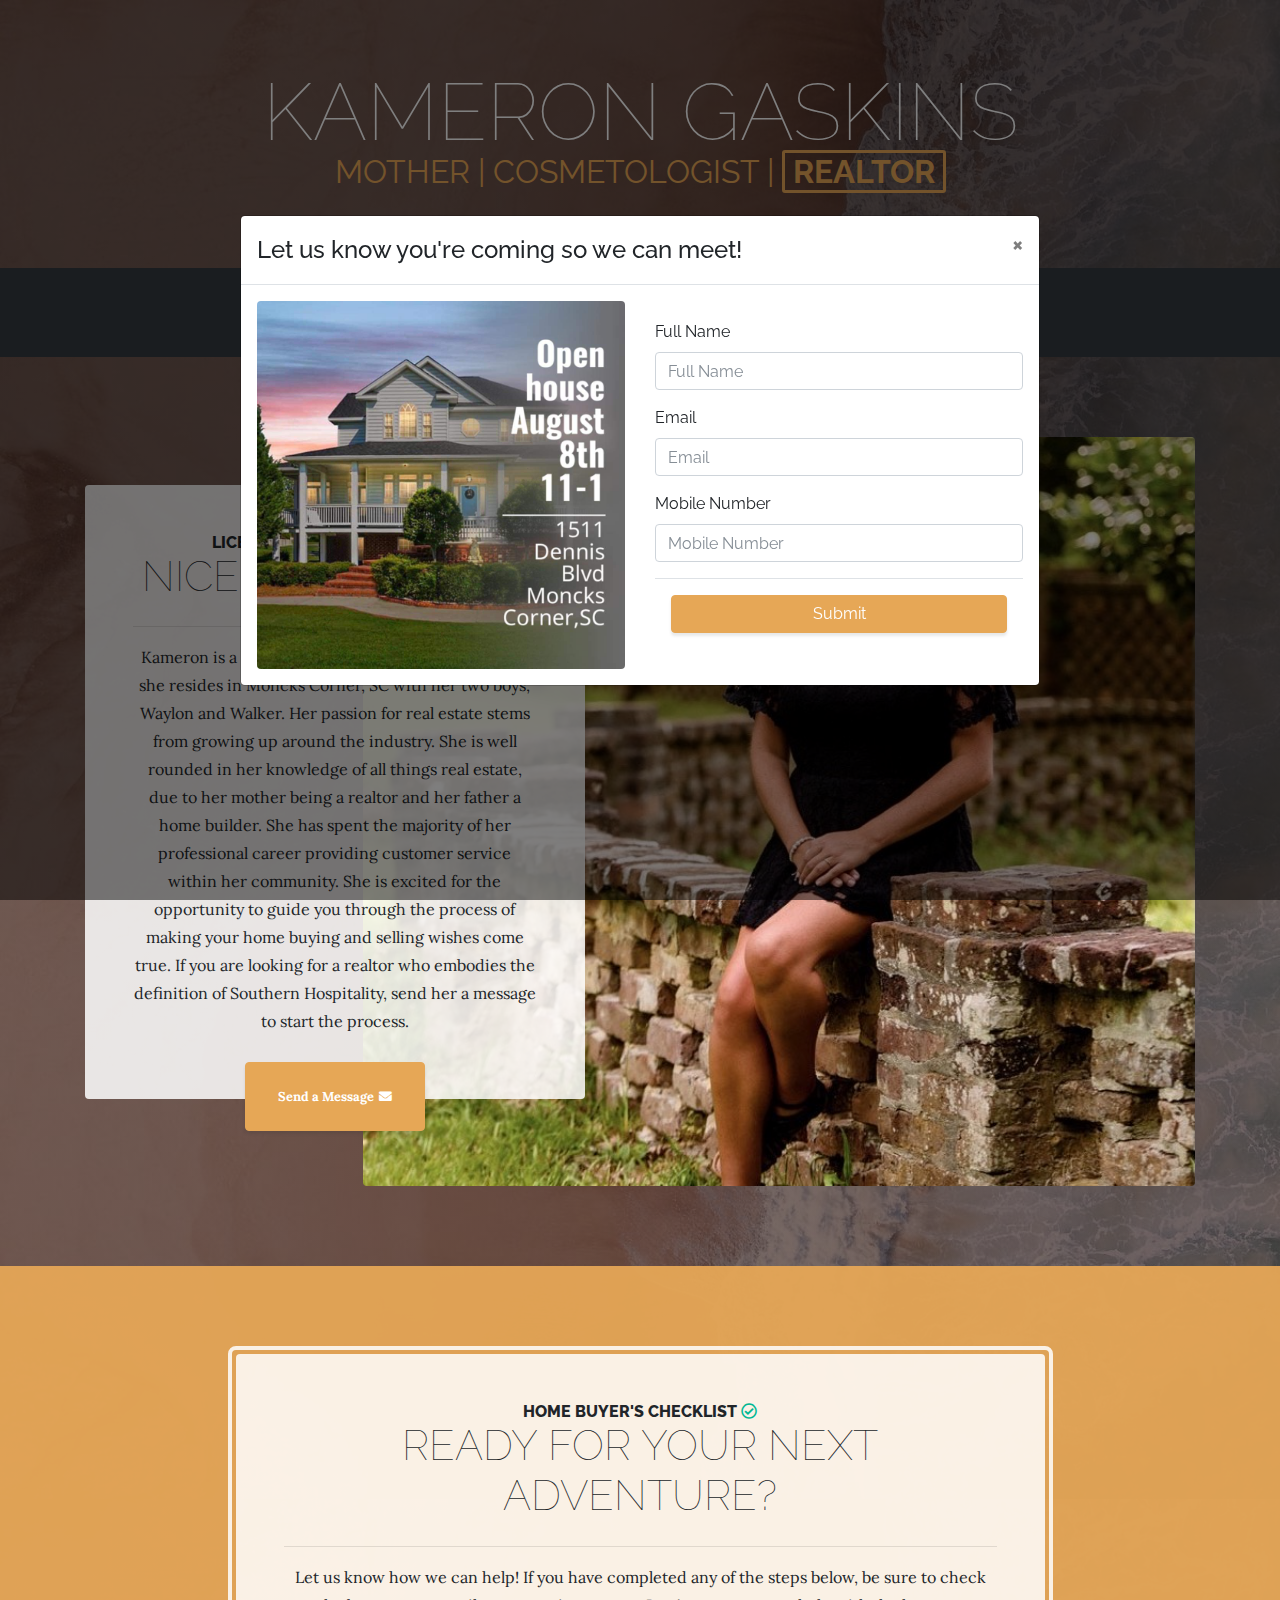
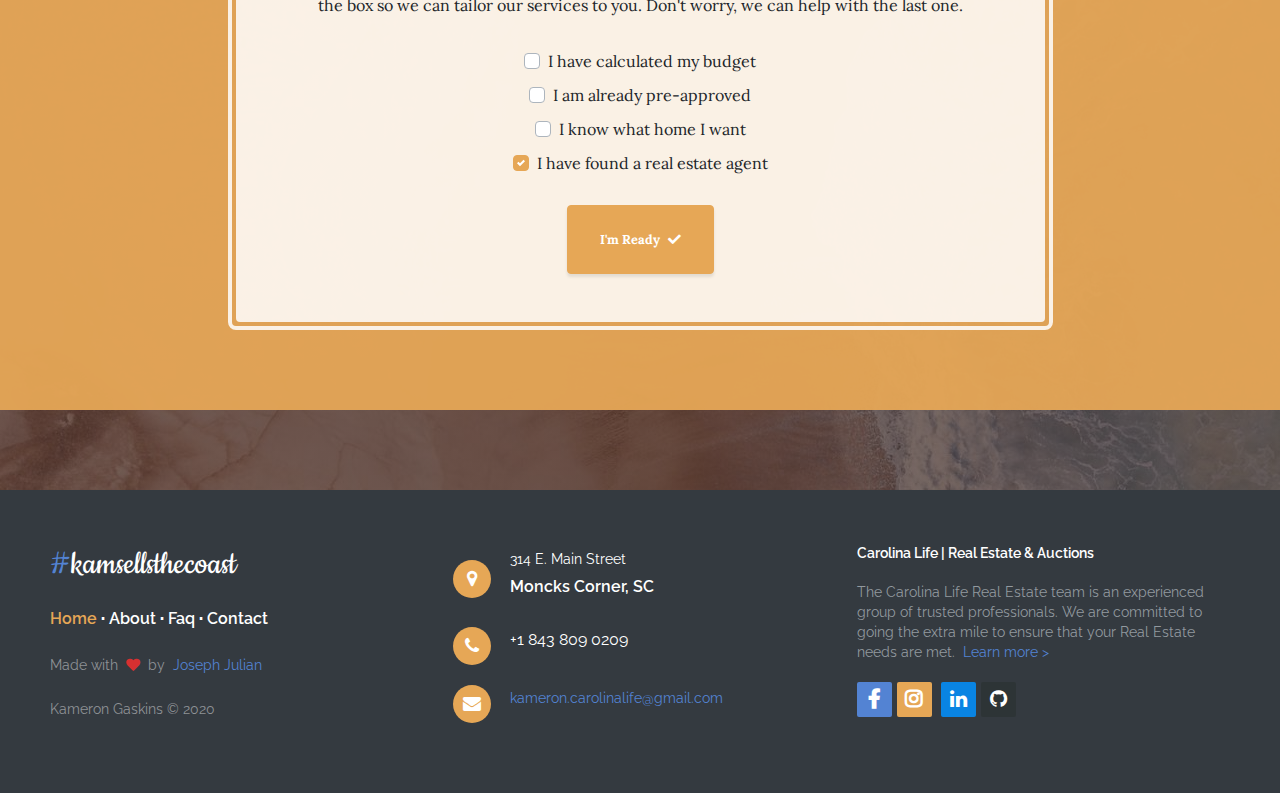
<file: index.html>
<!DOCTYPE html>
<html>

<head>
    <meta charset="utf-8">
    <meta content="width=device-width, initial-scale=1.0, shrink-to-fit=no" name="viewport">
    <title>Kameron Gaskins</title>
    <meta content="Kameron Gaskins" name="twitter:title">
    <meta content="summary_large_image" name="twitter:card">
    <meta content="assets/img/IMG_9324.jpeg" property="og:image">
    <meta content="South Carolina Realtor | Carolina Life Real Estate &amp; Auctions" name="description">
    <meta content="assets/img/IMG_9324.jpeg" name="twitter:image">
    <meta content="South Carolina Realtor | Carolina Life Real Estate &amp; Auctions" name="twitter:description">
    <link href="assets/img/for-sale.png" rel="icon" sizes="512x512" type="image/png">
    <link href="assets/img/for-sale.png" rel="icon" sizes="512x512" type="image/png">
    <link href="assets/img/for-sale.png" rel="icon" sizes="512x512" type="image/png">
    <link href="assets/img/for-sale.png" rel="icon" sizes="512x512" type="image/png">
    <link href="assets/img/for-sale.png" rel="icon" sizes="512x512" type="image/png">
    <link href="assets/bootstrap/css/bootstrap.min.css" rel="stylesheet">
    <link href="https://fonts.googleapis.com/css?family=Raleway:100,100i,200,200i,300,300i,400,400i,500,500i,600,600i,700,700i,800,800i,900,900i"
          rel="stylesheet">
    <link href="https://fonts.googleapis.com/css?family=Lora:400,400i,700,700i" rel="stylesheet">
    <link href="https://fonts.googleapis.com/css?family=Asul" rel="stylesheet">
    <link href="https://fonts.googleapis.com/css?family=Cookie" rel="stylesheet">
    <link href="https://fonts.googleapis.com/css?family=Open+Sans+Condensed:300" rel="stylesheet">
    <link href="assets/fonts/fontawesome-all.min.css" rel="stylesheet">
    <link href="assets/fonts/font-awesome.min.css" rel="stylesheet">
    <link href="assets/fonts/fontawesome5-overrides.min.css" rel="stylesheet">
    <link href="https://cdnjs.cloudflare.com/ajax/libs/animate.css/3.5.2/animate.min.css" rel="stylesheet">
    <link href="assets/css/Pretty-Footer.css" rel="stylesheet">
</head>

<body class="index"
      style="background: linear-gradient(rgba(47, 23, 15, 0.65), rgba(47, 23, 15, 0.65)), url(assets/img/beach.jpg) repeat;background-size: auto, auto;">
<h1 class="text-center text-white d-none d-lg-block site-heading"><span
        class="site-heading-lower">Kameron Gaskins</span><span class="text-primary site-heading-upper mb-3"
                                                               style="font-weight: 400;margin-top: 10px;">MOTHER | COSMETOLOGIST |&nbsp;<span
        style="font-weight: 700;border-style: solid;border-radius: 3px;">&nbsp;REALTOR&nbsp;</span></span>
</h1>
<nav class="navbar navbar-light navbar-expand-lg bg-dark py-lg-4" id="mainNav">
    <div class="container"><a class="navbar-brand text-uppercase d-lg-none text-expanded" href="#">Kameron Gaskins</a>
        <button aria-controls="navbarResponsive" aria-expanded="false" aria-label="Toggle navigation"
                class="navbar-toggler" data-target="#navbarResponsive" data-toggle="collapse"><span
                class="navbar-toggler-icon"></span></button>
        <div
                class="collapse navbar-collapse" id="navbarResponsive">
            <ul class="nav navbar-nav mx-auto">
                <li class="nav-item" role="presentation"><a class="nav-link" href="index.html" id="home"
                                                            style="font-weight: 700;color: rgb(230,167,86);border-bottom-style: solid;">Home</a>
                </li>
                <li class="nav-item" role="presentation"><a class="nav-link" data-bs-tooltip="" data-toggle="tooltip"
                                                            href="#" id="about" style="font-weight: 700;"
                                                            title="Coming soon!">About</a></li>
                <li class="nav-item" role="presentation"><a class="nav-link" href="faq.html" id="faq"
                                                            style="font-weight: 700;">FAQ</a></li>
                <li class="nav-item" role="presentation"><a class="nav-link" data-target="#modalContact" data-toggle="modal"
                                                            href="#" id="contact"
                                                            style="font-weight: 700;">CONTACT</a></li>
            </ul>
        </div>
    </div>
</nav>
<section class="page-section clearfix">
    <div class="container">
        <div class="intro"><img class="img-fluid intro-img mb-3 mb-lg-0 rounded" src="assets/img/IMG_9328_resized.jpg">
            <div class="intro-text left-0 text-centerfaded p-5 rounded bg-faded text-center">
                <h2 class="section-heading mb-4"><span class="section-heading-upper">LICENSED&nbsp;<i
                        class="far fa-star" style="color: rgb(230,167,86);"></i>&nbsp;South Carolina</span><span
                        class="section-heading-lower" style="font-size: 42px;">Nice to Meet You</span></h2>
                <!-- Start: Horizontal Line -->
                <div>
                    <hr>
                </div>
                <!-- End: Horizontal Line -->
                <p class="mb-3">Kameron is a low country native of twenty-six years, she resides in Moncks Corner, SC
                    with her two boys, Waylon and Walker. Her passion for real estate stems from growing up around the
                    industry. She is well rounded in her knowledge
                    of all things real estate, due to her mother being a realtor and her father a home builder. She has
                    spent the majority of her professional career providing customer service within her community. She
                    is excited for the opportunity
                    to guide you through the process of making your home buying and selling wishes come true. If you are
                    looking for a realtor who embodies the definition of Southern Hospitality, send her a message to
                    start the process.</p>
                <div class="mx-auto intro-button"><a class="btn btn-primary d-inline-block mx-auto btn-xl" data-target="#modalContact"
                                                     data-toggle="modal" href="#" role="button">Send a
                    Message<i class="fas fa-envelope" style="margin-left: 5px;"></i></a></div>
            </div>
        </div>
    </div>
</section>
<section class="page-section cta" id="checklist" style="background-color: rgba(230,167,86,0.95);">
    <div class="container">
        <div class="row">
            <div class="col-xl-9 mx-auto">
                <div class="cta-inner text-center rounded">
                    <h2 class="section-heading mb-4"><span class="section-heading-upper">HOME BUYER'S checklist&nbsp;<i
                            class="far fa-check-circle" style="color: #00b894;"></i></span><span
                            class="section-heading-lower" style="font-size: 42px;">Ready For Your Next Adventure?</span>
                    </h2>
                    <!-- Start: Horizontal Line -->
                    <div>
                        <hr>
                    </div>
                    <!-- End: Horizontal Line -->
                    <p class="mb-0" style="padding-bottom: 25px;">Let us know how we can help! If you have completed any
                        of the steps below, be sure to check the box so we can tailor our services to you. Don't worry,
                        we can help with the last one.</p>
                    <div class="row">
                        <div class="col">
                            <div class="custom-control custom-checkbox" data-bs-hover-animate="pulse"><input
                                    class="custom-control-input" id="formCheck-1" type="checkbox"><label
                                    class="custom-control-label" for="formCheck-1" id="formCheck-1"
                                    style="margin: 5px;">I have calculated my budget</label></div>
                            <div class="custom-control custom-checkbox"><input class="custom-control-input"
                                                                               id="formCheck-2" type="checkbox"><label
                                    class="custom-control-label" data-bs-hover-animate="pulse" for="formCheck-2"
                                    id="formCheck-2" style="margin: 5px;">I am already pre-approved</label></div>
                            <div
                                    class="custom-control custom-checkbox" data-bs-hover-animate="pulse"><input
                                    class="custom-control-input" id="formCheck-3" type="checkbox"><label
                                    class="custom-control-label" for="formCheck-3" id="formCheck-3"
                                    style="margin: 5px;">I know what home I want</label></div>
                            <div class="custom-control custom-checkbox"
                                 data-bs-hover-animate="pulse" style="color: #00b894;"><input
                                    checked="" class="custom-control-input" id="formCheck-4" type="checkbox"><label
                                    class="custom-control-label" for="formCheck-4"
                                    style="margin: 5px;color: rgb(33,37,41);">I have found a real estate agent</label>
                            </div>
                        </div>
                    </div>
                    <a class="btn btn-primary d-inline-block mx-auto btn-xl" href="#checklist" id="ready"
                       role="button" style="margin-top: 25px;">I'm Ready&nbsp;<i class="fas fa-check"
                                                                                     style="margin-left: 5px;"></i></a>
                </div>
            </div>
        </div>
    </div>
</section>
<!-- Start: Pretty Footer -->
<footer style="font-family: Raleway, sans-serif;background-color: rgb(52,58,64);">
    <div class="row">
        <div class="col-sm-6 col-md-4 footer-navigation">
            <h3><a href="https://www.instagram.com/explore/tags/kamsellsthecoast/?hl=en"><span>#</span>kamsellsthecoast</a>
            </h3>
            <p class="links" style="font-weight: 600;"><a href="index.html"
                                                          style="color: rgb(230,167,86);">Home</a><strong> · </strong><a
                    data-bs-tooltip="" data-toggle="tooltip" href="#" title="Coming soon!">About</a><strong> · </strong><a
                    href="faq.html">Faq</a><strong> · </strong><a data-target="#modalContact"
                                                                  data-toggle="modal" href="#">Contact</a>
            </p>
            <p class="company-name">Made with&nbsp;&nbsp;<i class="fas fa-heart" style="color: rgb(214,48,49);"></i>&nbsp;
                by&nbsp;&nbsp;<a href="https://josephjulian.com/" style="color: rgb(83,131,211);">Joseph Julian</a></p>
            <p class="company-name">Kameron Gaskins © 2020</p>
        </div>
        <div class="col-sm-6 col-md-4 footer-contacts">
            <div><span class="fa fa-map-marker footer-contacts-icon" style="background-color: rgb(230,167,86);"> </span>
                <p style="font-weight: 600;"><span class="new-line-span">314 E. Main Street</span> Moncks Corner, SC</p>
            </div>
            <div><i class="fa fa-phone footer-contacts-icon" style="background-color: rgb(230,167,86);"></i>
                <p class="footer-center-info email text-left" style="font-weight: 400;"> +1 843 809 0209</p>
            </div>
            <div><i class="fa fa-envelope footer-contacts-icon" style="background-color: rgb(230,167,86);"></i>
                <p><a href="mailto:kameron.carolinalife@gmail.com" style="font-size: 14px;font-weight: 400;">kameron.carolinalife@gmail.com</a>
                </p>
            </div>
        </div>
        <div class="clearfix"></div>
        <div class="col-md-4 footer-about">
            <h4 style="font-weight: 600;">Carolina Life | Real Estate &amp; Auctions</h4>
            <p style="font-size: 14px;">The Carolina Life Real Estate team is an experienced group of trusted
                professionals. We are committed to going the extra mile to ensure that your Real Estate needs are met.&nbsp;&nbsp;<a
                        href="https://www.carolinaliferealestate.com/" style="color: rgb(83,131,211);">Learn more
                    &gt;</a><br></p>
            <div
                    class="social-links social-icons"><a href="https://www.facebook.com/kameron.gaskins"
                                                         style="background-color: rgb(83,131,211);"><i
                    class="fab fa-facebook-f"></i></a><a href="https://instagram.com/kamsellsthecoast/"
                                                         style="background-color: rgb(230,167,86);"><i
                    class="fab fa-instagram"></i></a>
                <a
                        href="#" style="background-color: #0984e3;"><i class="fa fa-linkedin"></i></a><a
                        href="https://github.com/jbjulia/" style="background-color: #2d3436;"><i
                        class="fa fa-github"></i></a></div>
        </div>
    </div>
</footer>
<!-- End: Pretty Footer -->
<!-- Start: Modal Notification -->
<div class="modal fade" id="modalNotification" role="dialog" style="font-family: Raleway, sans-serif;" tabindex="-1">
    <div class="modal-dialog modal-lg modal-dialog-centered" role="document">
        <div class="modal-content">
            <div class="modal-header">
                <h4 class="modal-title">Let us know you're coming so we can meet!</h4>
                <button aria-label="Close" class="close" data-dismiss="modal" type="button"><span
                        aria-hidden="true">×</span></button>
            </div>
            <div class="modal-body">
                <div class="row justify-content-center align-items-center">
                    <div class="col"><img class="rounded" src="assets/img/open-house.jpg" style="width: 100%;"></div>
                    <div class="col-lg-6">
                        <form data-bss-recipient="196319741fd0d545a26a4fe07e5d4b04"
                              data-bss-subject="Guest Registration">
                            <div class="form-group"><label>Full Name</label><input class="form-control" placeholder="Full Name"
                                                                                   required="" type="text">
                            </div>
                            <div class="form-group"><label>Email</label><input class="form-control" placeholder="Email"
                                                                               required="" type="email"></div>
                            <div class="form-group"><label>Mobile Number</label><input class="form-control" placeholder="Mobile Number"
                                                                                       required=""
                                                                                       type="text">
                            </div>
                            <div class="modal-footer">
                                <button class="btn btn-primary" style="width: 100%;" type="submit">Submit</button>
                            </div>
                        </form>
                    </div>
                </div>
            </div>
        </div>
    </div>
</div>
<!-- End: Modal Notification -->
<!-- Start: Modal Contact -->
<div class="modal fade" id="modalContact" method="post" role="dialog" style="font-family: Raleway, sans-serif;"
     tabindex="-1">
    <div class="modal-dialog modal-lg modal-dialog-centered" role="document">
        <div class="modal-content">
            <div class="modal-header">
                <h4 class="modal-title">We're looking forward to hearing from you!</h4>
                <button aria-label="Close" class="close" data-dismiss="modal" type="button"><span
                        aria-hidden="true">×</span></button>
            </div>
            <div class="modal-body">
                <div class="row justify-content-center align-items-center">
                    <div class="col-lg-6">
                        <form data-bss-recipient="196319741fd0d545a26a4fe07e5d4b04" data-bss-subject="New Request">
                            <div class="form-group"><label>Full Name</label><input class="form-control" placeholder="Full Name"
                                                                                   required="" type="text">
                            </div>
                            <div class="form-group"><label>Email</label><input class="form-control" placeholder="Email"
                                                                               required="" type="email"></div>
                            <div class="form-group"><label>Mobile Number</label><input class="form-control" placeholder="Mobile Number"
                                                                                       required=""
                                                                                       type="text">
                            </div>
                            <div class="form-group"><label>Message</label><textarea class="form-control"
                                                                                    placeholder="Message"
                                                                                    spellcheck="true"
                                                                                    style="height: 124px;"></textarea></div>
                            <p class="text-center" style="font-size: 14px;">Please give us 2 -3 business days to
                                respond.</p>
                            <div class="modal-footer">
                                <button class="btn btn-primary" style="width: 100%;" type="submit">Submit</button>
                            </div>
                        </form>
                    </div>
                </div>
            </div>
        </div>
    </div>
</div>
<!-- End: Modal Contact -->
<script src="assets/js/jquery.min.js"></script>
<script src="assets/bootstrap/js/bootstrap.min.js"></script>
<script src="assets/js/smart-forms.min.js"></script>
<script src="assets/js/bs-init.js"></script>
<script src="assets/js/confetti.js"></script>
<script src="assets/js/current-day.js"></script>
<script src="assets/js/modal-form.js"></script>
<script src="assets/js/navbar.js"></script>
</body>

</html>
</file>
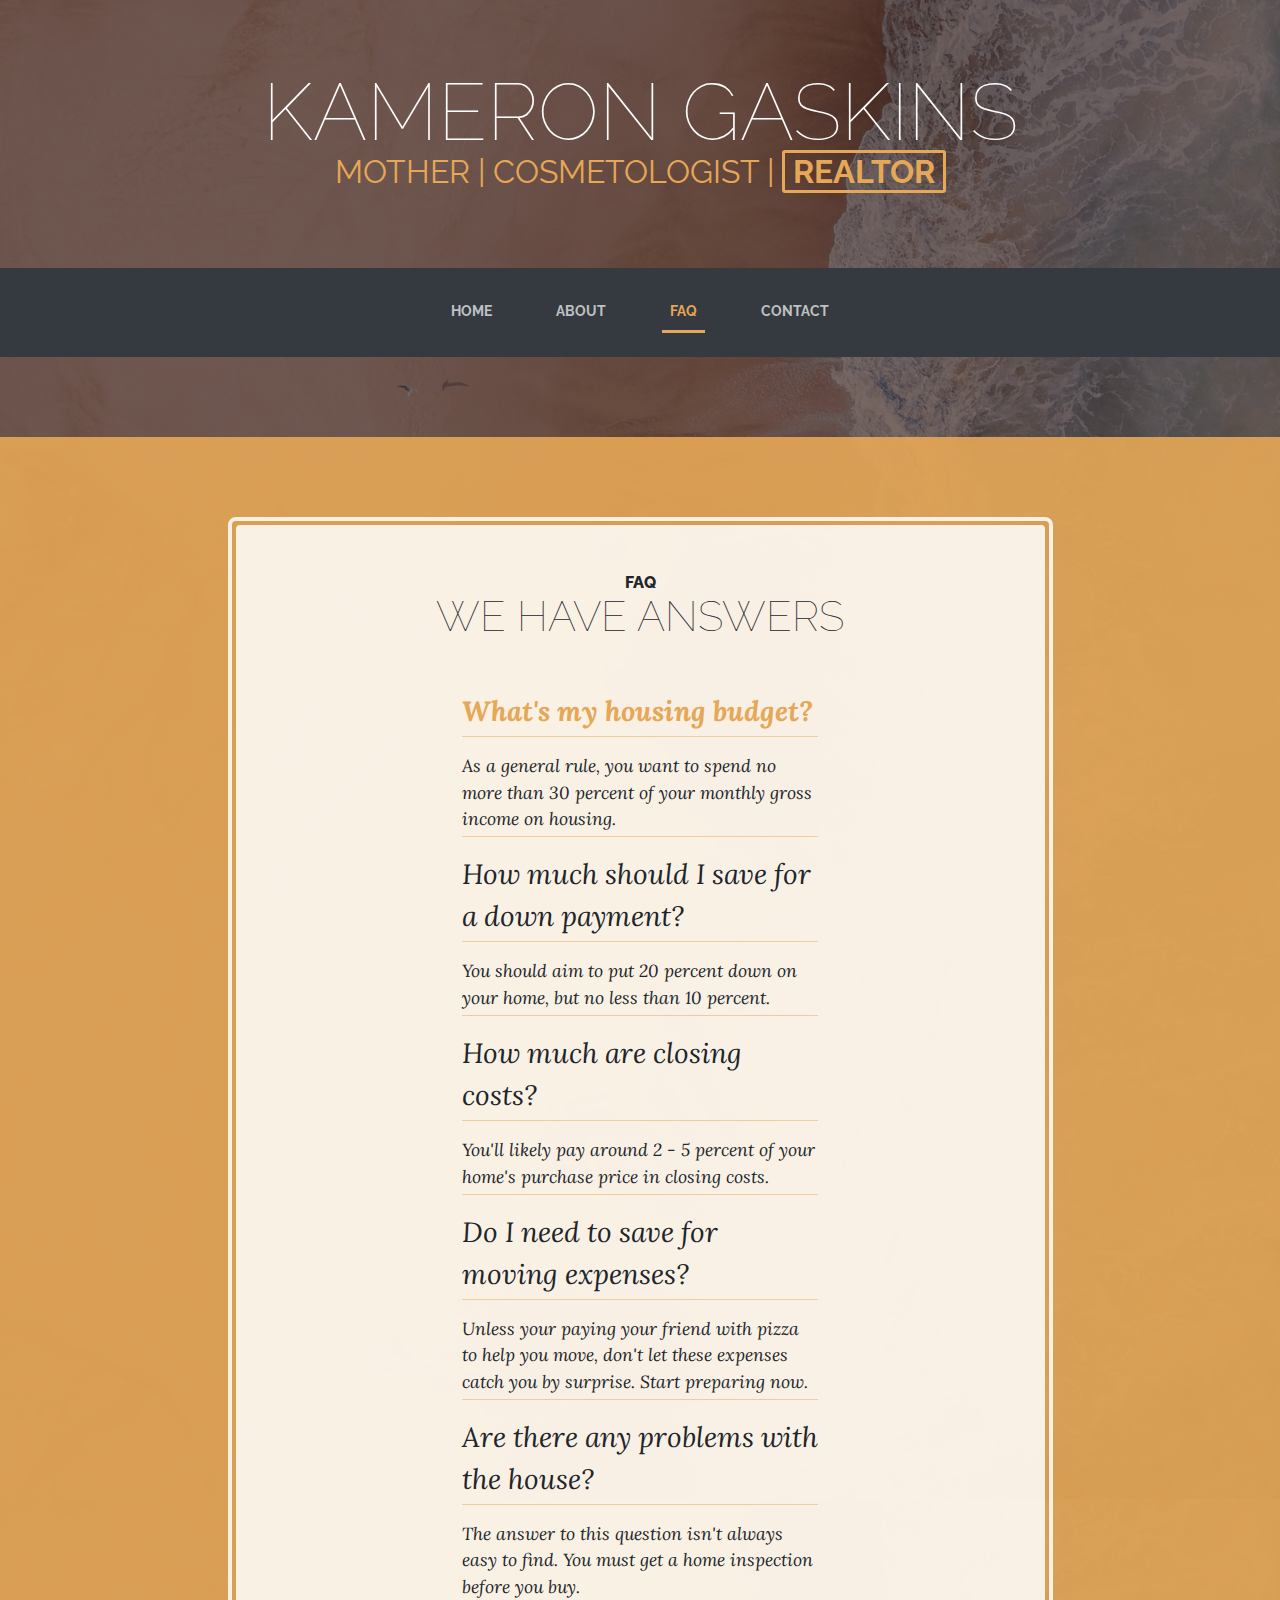
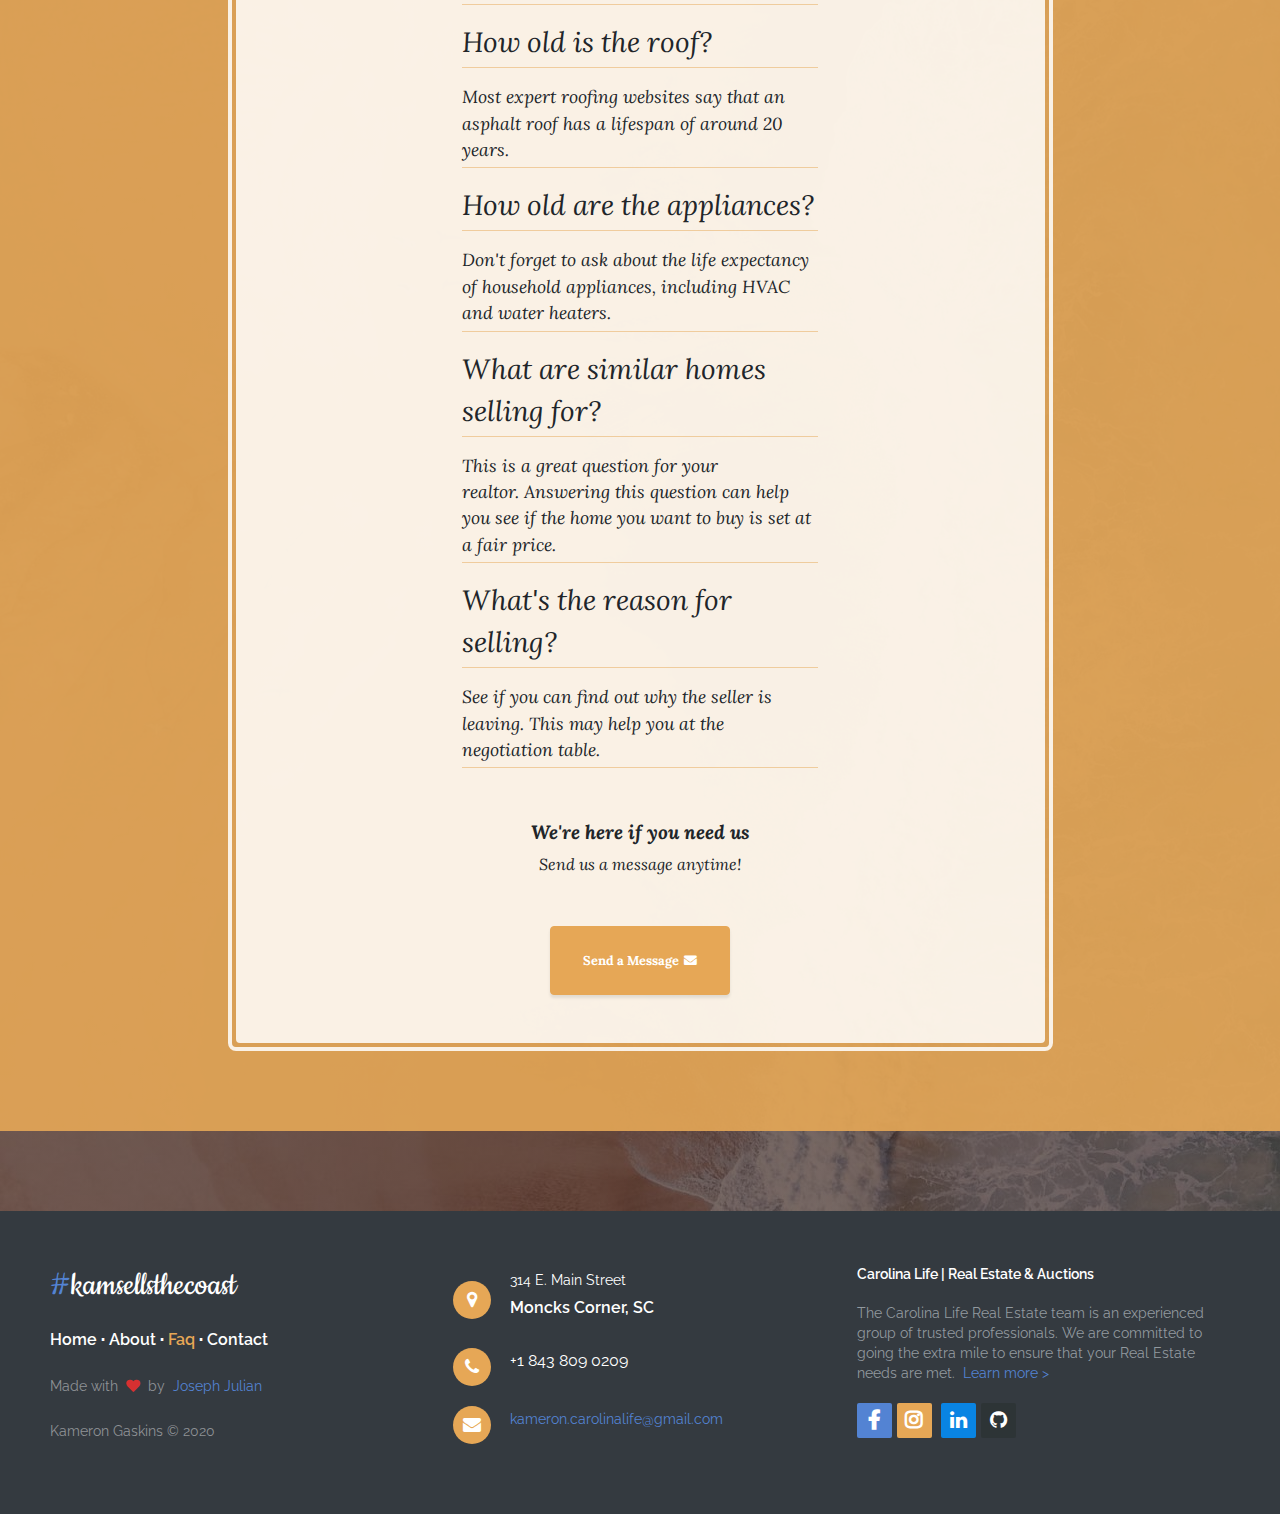
<file: faq.html>
<!DOCTYPE html>
<html>

<head>
    <meta charset="utf-8">
    <meta content="width=device-width, initial-scale=1.0, shrink-to-fit=no" name="viewport">
    <title>Kameron Gaskins - Faq</title>
    <meta content="Kameron Gaskins" name="twitter:title">
    <meta content="summary_large_image" name="twitter:card">
    <meta content="assets/img/IMG_9324.jpeg" property="og:image">
    <meta content="South Carolina Realtor | Carolina Life Real Estate &amp; Auctions" name="description">
    <meta content="assets/img/IMG_9324.jpeg" name="twitter:image">
    <meta content="South Carolina Realtor | Carolina Life Real Estate &amp; Auctions" name="twitter:description">
    <link href="assets/img/for-sale.png" rel="icon" sizes="512x512" type="image/png">
    <link href="assets/img/for-sale.png" rel="icon" sizes="512x512" type="image/png">
    <link href="assets/img/for-sale.png" rel="icon" sizes="512x512" type="image/png">
    <link href="assets/img/for-sale.png" rel="icon" sizes="512x512" type="image/png">
    <link href="assets/img/for-sale.png" rel="icon" sizes="512x512" type="image/png">
    <link href="assets/bootstrap/css/bootstrap.min.css" rel="stylesheet">
    <link href="https://fonts.googleapis.com/css?family=Raleway:100,100i,200,200i,300,300i,400,400i,500,500i,600,600i,700,700i,800,800i,900,900i"
          rel="stylesheet">
    <link href="https://fonts.googleapis.com/css?family=Lora:400,400i,700,700i" rel="stylesheet">
    <link href="https://fonts.googleapis.com/css?family=Asul" rel="stylesheet">
    <link href="https://fonts.googleapis.com/css?family=Cookie" rel="stylesheet">
    <link href="https://fonts.googleapis.com/css?family=Open+Sans+Condensed:300" rel="stylesheet">
    <link href="assets/fonts/fontawesome-all.min.css" rel="stylesheet">
    <link href="assets/fonts/font-awesome.min.css" rel="stylesheet">
    <link href="assets/fonts/fontawesome5-overrides.min.css" rel="stylesheet">
    <link href="https://cdnjs.cloudflare.com/ajax/libs/animate.css/3.5.2/animate.min.css" rel="stylesheet">
    <link href="assets/css/Pretty-Footer.css" rel="stylesheet">
</head>

<body class="faq"
      style="background: linear-gradient(rgba(47, 23, 15, 0.65), rgba(47, 23, 15, 0.65)), url(assets/img/beach.jpg);background-size: auto, auto;">
<h1 class="text-center text-white d-none d-lg-block site-heading"><span
        class="site-heading-lower">Kameron Gaskins</span><span class="text-primary site-heading-upper mb-3"
                                                               style="font-weight: 400;margin-top: 10px;">MOTHER | COSMETOLOGIST |&nbsp;<span
        style="font-weight: 700;border-style: solid;border-radius: 3px;">&nbsp;REALTOR&nbsp;</span></span>
</h1>
<nav class="navbar navbar-light navbar-expand-lg bg-dark py-lg-4" id="mainNav">
    <div class="container"><a class="navbar-brand text-uppercase d-lg-none text-expanded" href="#">Kameron Gaskins</a>
        <button aria-controls="navbarResponsive" aria-expanded="false" aria-label="Toggle navigation"
                class="navbar-toggler" data-target="#navbarResponsive" data-toggle="collapse"><span
                class="navbar-toggler-icon"></span></button>
        <div
                class="collapse navbar-collapse" id="navbarResponsive">
            <ul class="nav navbar-nav mx-auto">
                <li class="nav-item" role="presentation"><a class="nav-link" href="index.html" id="home"
                                                            style="font-weight: 700;color: rgb(230,167,86);border-bottom-style: solid;">Home</a>
                </li>
                <li class="nav-item" role="presentation"><a class="nav-link" data-bs-tooltip="" data-toggle="tooltip"
                                                            href="#" id="about" style="font-weight: 700;"
                                                            title="Coming soon!">About</a></li>
                <li class="nav-item" role="presentation"><a class="nav-link" href="faq.html" id="faq"
                                                            style="font-weight: 700;">FAQ</a></li>
                <li class="nav-item" role="presentation"><a class="nav-link" data-target="#modalContact" data-toggle="modal"
                                                            href="#" id="contact"
                                                            style="font-weight: 700;">CONTACT</a></li>
            </ul>
        </div>
    </div>
</nav>
<section class="page-section cta">
    <div class="container">
        <div class="row">
            <div class="col-xl-9 mx-auto">
                <div class="cta-inner text-center rounded">
                    <h2 class="section-heading mb-5"><span class="section-heading-upper">FAQ</span><span
                            class="section-heading-lower" style="font-size: 42px;">We Have Answers</span></h2>
                    <ul class="list-unstyled mx-auto list-hours mb-5 text-left">
                        <li class="d-flex list-unstyled-item list-hours-item" style="font-size: 28px;">What's my housing
                            budget?
                        </li>
                        <li class="d-flex list-unstyled-item list-hours-item">As a general rule, you want to spend no
                            more than 30 percent of your monthly gross income on housing.
                        </li>
                        <li class="d-flex list-unstyled-item list-hours-item" style="font-size: 28px;">How much should I
                            save for a down payment?
                        </li>
                        <li class="d-flex list-unstyled-item list-hours-item">You should aim to put 20 percent down on
                            your home, but no less than 10 percent.
                        </li>
                        <li class="d-flex list-unstyled-item list-hours-item" style="font-size: 28px;">How much are
                            closing costs?
                        </li>
                        <li class="d-flex list-unstyled-item list-hours-item"
                            style="color: rgb(33,37,41);font-weight: 400;"><br><em>You'll likely pay around 2 - 5
                            percent of your home's purchase price in closing costs.</em><br><br></li>
                        <li class="d-flex list-unstyled-item list-hours-item" style="font-size: 28px;">Do I need to save
                            for moving expenses?
                        </li>
                        <li class="d-flex list-unstyled-item list-hours-item">Unless your paying your friend with pizza
                            to help you move, don't let these expenses catch you by surprise. Start preparing now.
                        </li>
                        <li class="d-flex list-unstyled-item list-hours-item" style="font-size: 28px;">Are there any
                            problems with the house?
                        </li>
                        <li class="d-flex list-unstyled-item list-hours-item">The answer to this question isn't always
                            easy to find. You must get a home inspection before you buy.
                        </li>
                        <li class="d-flex list-unstyled-item list-hours-item" style="font-size: 28px;">How old is the
                            roof?
                        </li>
                        <li class="d-flex list-unstyled-item list-hours-item">Most expert roofing websites say that an
                            asphalt roof has a lifespan of around 20 years.<br></li>
                        <li class="d-flex list-unstyled-item list-hours-item" style="font-size: 28px;">How old are the
                            appliances?
                        </li>
                        <li class="d-flex list-unstyled-item list-hours-item">Don't forget to ask about the life
                            expectancy of household appliances, including HVAC and water heaters.
                        </li>
                        <li class="d-flex list-unstyled-item list-hours-item" style="font-size: 28px;">What are similar
                            homes selling for?
                        </li>
                        <li class="d-flex list-unstyled-item list-hours-item">This is a great question for your realtor.&nbsp;Answering
                            this question can help you see if the home you want to buy is set at a fair price.<br></li>
                        <li class="d-flex list-unstyled-item list-hours-item" style="font-size: 28px;">What's the reason
                            for selling?
                        </li>
                        <li class="d-flex list-unstyled-item list-hours-item">See if you can find out why the seller is
                            leaving. This may help you at the negotiation table.
                        </li>
                    </ul>
                    <p class="address mb-5"><em><strong>We're here if you need us</strong><span><br>Send us a message anytime!</span></em>
                    </p><a class="btn btn-primary d-inline-block mx-auto btn-xl" data-target="#modalContact" data-toggle="modal"
                           href="#" role="button">Send a Message<i class="fas fa-envelope"
                                                                                            style="margin-left: 5px;"></i></a>
                </div>
            </div>
        </div>
    </div>
</section>
<!-- Start: Pretty Footer -->
<footer style="font-family: Raleway, sans-serif;background-color: rgb(52,58,64);">
    <div class="row">
        <div class="col-sm-6 col-md-4 footer-navigation">
            <h3><a href="https://www.instagram.com/explore/tags/kamsellsthecoast/?hl=en"><span>#</span>kamsellsthecoast</a>
            </h3>
            <p class="links" style="font-weight: 600;"><a href="index.html"
                                                          style="color: rgb(255,255,255);">Home</a><strong>
                · </strong><a data-bs-tooltip="" data-toggle="tooltip" href="#" title="Coming soon!">About</a><strong>
                · </strong><a href="faq.html" style="color: rgb(230,167,86);">Faq</a><strong> · </strong>
                <a
                        data-target="#modalContact" data-toggle="modal" href="#">Contact</a>
            </p>
            <p class="company-name">Made with&nbsp;&nbsp;<i class="fas fa-heart" style="color: rgb(214,48,49);"></i>&nbsp;
                by&nbsp;&nbsp;<a href="https://josephjulian.com/" style="color: rgb(83,131,211);">Joseph Julian</a></p>
            <p class="company-name">Kameron Gaskins © 2020</p>
        </div>
        <div class="col-sm-6 col-md-4 footer-contacts">
            <div><span class="fa fa-map-marker footer-contacts-icon" style="background-color: rgb(230,167,86);"> </span>
                <p style="font-weight: 600;"><span class="new-line-span">314 E. Main Street</span> Moncks Corner, SC</p>
            </div>
            <div><i class="fa fa-phone footer-contacts-icon" style="background-color: rgb(230,167,86);"></i>
                <p class="footer-center-info email text-left" style="font-weight: 400;"> +1 843 809 0209</p>
            </div>
            <div><i class="fa fa-envelope footer-contacts-icon" style="background-color: rgb(230,167,86);"></i>
                <p><a href="mailto:kameron.carolinalife@gmail.com" style="font-size: 14px;font-weight: 400;">kameron.carolinalife@gmail.com</a>
                </p>
            </div>
        </div>
        <div class="clearfix"></div>
        <div class="col-md-4 footer-about">
            <h4 style="font-weight: 600;">Carolina Life | Real Estate &amp; Auctions</h4>
            <p style="font-size: 14px;">The Carolina Life Real Estate team is an experienced group of trusted
                professionals. We are committed to going the extra mile to ensure that your Real Estate needs are met.&nbsp;&nbsp;<a
                        href="https://www.carolinaliferealestate.com/" style="color: rgb(83,131,211);">Learn more
                    &gt;</a><br></p>
            <div
                    class="social-links social-icons"><a href="https://www.facebook.com/kameron.gaskins"
                                                         style="background-color: rgb(83,131,211);"><i
                    class="fab fa-facebook-f"></i></a><a href="https://instagram.com/kamsellsthecoast/"
                                                         style="background-color: rgb(230,167,86);"><i
                    class="fab fa-instagram"></i></a>
                <a
                        href="#" style="background-color: #0984e3;"><i class="fa fa-linkedin"></i></a><a
                        href="https://github.com/jbjulia/" style="background-color: #2d3436;"><i
                        class="fa fa-github"></i></a></div>
        </div>
    </div>
</footer>
<!-- End: Pretty Footer -->
<!-- Start: Modal Contact -->
<div class="modal fade" id="modalContact" method="post" role="dialog" style="font-family: Raleway, sans-serif;"
     tabindex="-1">
    <div class="modal-dialog modal-lg modal-dialog-centered" role="document">
        <div class="modal-content">
            <div class="modal-header">
                <h4 class="modal-title">We're looking forward to hearing from you!</h4>
                <button aria-label="Close" class="close" data-dismiss="modal" type="button"><span
                        aria-hidden="true">×</span></button>
            </div>
            <div class="modal-body">
                <div class="row justify-content-center align-items-center">
                    <div class="col-lg-6">
                        <form data-bss-recipient="196319741fd0d545a26a4fe07e5d4b04" data-bss-subject="New Request">
                            <div class="form-group"><label>Full Name</label><input class="form-control" placeholder="Full Name"
                                                                                   required="" type="text">
                            </div>
                            <div class="form-group"><label>Email</label><input class="form-control" placeholder="Email"
                                                                               required="" type="email"></div>
                            <div class="form-group"><label>Mobile Number</label><input class="form-control" placeholder="Mobile Number"
                                                                                       required=""
                                                                                       type="text">
                            </div>
                            <div class="form-group"><label>Message</label><textarea class="form-control"
                                                                                    placeholder="Message"
                                                                                    spellcheck="true"
                                                                                    style="height: 124px;"></textarea></div>
                            <p class="text-center" style="font-size: 14px;">Please give us 2 -3 business days to
                                respond.</p>
                            <div class="modal-footer">
                                <button class="btn btn-primary" style="width: 100%;" type="submit">Submit</button>
                            </div>
                        </form>
                    </div>
                </div>
            </div>
        </div>
    </div>
</div>
<!-- End: Modal Contact -->
<script src="assets/js/jquery.min.js"></script>
<script src="assets/bootstrap/js/bootstrap.min.js"></script>
<script src="assets/js/smart-forms.min.js"></script>
<script src="assets/js/bs-init.js"></script>
<script src="assets/js/confetti.js"></script>
<script src="assets/js/current-day.js"></script>
<script src="assets/js/modal-form.js"></script>
<script src="assets/js/navbar.js"></script>
</body>

</html>
</file>
<file: assets/css/Pretty-Footer.css>
footer {
    background-color: #292c2f;
    box-shadow: 0 1px 1px 0 rgba(0, 0, 0, 0.12);
    box-sizing: border-box;
    width: 100%;
    text-align: left;
    font: bold 16px sans-serif;
    padding: 55px 50px;
    margin-top: 80px;
    bottom: 0;
    color: #fff;
}

.footer-navigation h3 {
    margin: 0;
    font: normal 36px Cookie, cursive;
    margin-bottom: 20px;
    color: #fff;
}

.footer-navigation h3 a {
    text-decoration: none;
    color: #fff;
}

.footer-navigation h3 span {
    color: #5383d3;
}

.footer-navigation p.links a {
    color: #fff;
    text-decoration: none;
}

.footer-navigation p.company-name {
    color: #8f9296;
    font-size: 14px;
    font-weight: normal;
    margin-top: 20px;
}

@media (max-width: 767px) {
    .footer-contacts {
        margin: 30px 0;
    }
}

.footer-contacts p {
    display: inline-block;
    color: #ffffff;
    vertical-align: middle;
}

.footer-contacts p a {
    color: #5383d3;
    text-decoration: none;
}

.fa.footer-contacts-icon {
    background-color: #33383b;
    color: #fff;
    font-size: 18px;
    width: 38px;
    height: 38px;
    border-radius: 50%;
    text-align: center;
    line-height: 38px;
    margin: 10px 15px 10px 0;
}

span.new-line-span {
    display: block;
    font-weight: normal;
    display: block;
    font-weight: normal;
    font-size: 14px;
    line-height: 2;
}

.footer-about h4 {
    display: block;
    color: #fff;
    font-size: 14px;
    font-weight: bold;
    margin-bottom: 20px;
}

.footer-about p {
    line-height: 20px;
    color: #92999f;
    font-size: 13px;
    font-weight: normal;
    margin: 0;
}

div.social-links {
    margin-top: 20px;
    color: #fff;
}

.social-links a {
    display: inline-block;
    width: 35px;
    height: 35px;
    cursor: pointer;
    background-color: #33383b;
    border-radius: 2px;
    font-size: 20px;
    color: #ffffff;
    text-align: center;
    line-height: 35px;
    margin-right: 5px;
    margin-bottom: 5px;
}
</file>
<file: assets/fonts/fontawesome5-overrides.min.css>
.fab.fa-bitcoin:before{content:"\f379"}.far.fa-calendar:before,.fas.fa-calendar:before{content:"\f133"}.far.fa-clipboard:before,.fas.fa-clipboard:before{content:"\f328"}.fab.fa-facebook-f:before{content:"\f39e"}.fab.fa-google-plus:before{content:"\f2b3"}.fas.fa-hotel:before{content:"\f594"}.fab.fa-linkedin:before{content:"\f08c"}.fas.fa-reply:before{content:"\f3e5"}.fas.fa-thermometer:before{content:"\f491"}.fab.fa-vimeo:before{content:"\f40a"}.far.fa-window-close:before,.fas.fa-window-close:before{content:"\f410"}.fab.fa-youtube-square:before{content:"\f431"}
</file>
